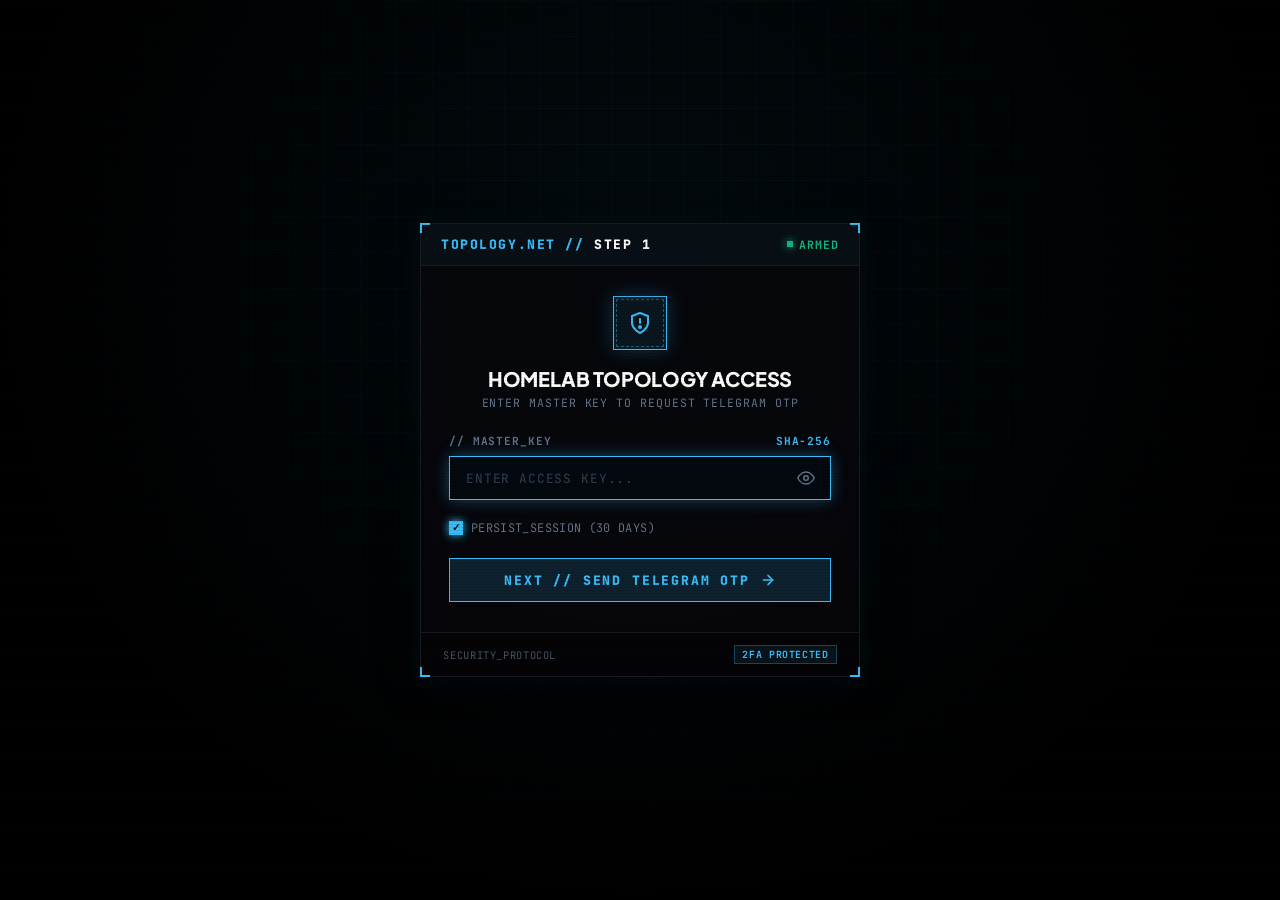
<file: topology_login.html>
<!DOCTYPE html>
<html lang="id">
<head>
  <meta charset="UTF-8">
  <meta name="viewport" content="width=device-width, initial-scale=1.0">
  <title>REAL-TIME TOPOLOGY // NETWORK MAP GATE</title>
  <link rel="preconnect" href="https://fonts.googleapis.com">
  <link rel="preconnect" href="https://fonts.gstatic.com" crossorigin>
  <link href="https://fonts.googleapis.com/css2?family=JetBrains+Mono:wght@400;500;600;700;800&family=Plus+Jakarta+Sans:wght@600;700;800&display=swap" rel="stylesheet">
  <style>
    * { box-sizing: border-box; margin: 0; padding: 0; }

    :root {
      --bg-dark: #000000;
      --bg-secondary: #0a0a0d;
      --bg-panel: #050508;
      --bg-card: #08080c;
      --border-color: #1a1a24;
      --border-hover: #38bdf8;
      --text-primary: #e2e8f0;
      --text-dim: #64748b;
      --text-muted: #475569;
      
      /* Neon Cyber Colors (Ref: PyDrive 8000) */
      --cyan: #38bdf8;
      --blue: #3b82f6;
      --green: #10b981;
      --pink: #f43f5e;
      --yellow: #f59e0b;
      --purple: #c084fc;
      --indigo: #818cf8;
      --white: #ffffff;
      
      --cyan-glow: rgba(56, 189, 248, 0.25);
    }

    body {
      background-color: var(--bg-dark);
      background-image: 
        radial-gradient(ellipse at 50% 30%, rgba(56, 189, 248, 0.06) 0%, rgba(0, 0, 0, 0.98) 70%),
        linear-gradient(rgba(56, 189, 248, 0.035) 1px, transparent 1px),
        linear-gradient(90deg, rgba(56, 189, 248, 0.035) 1px, transparent 1px);
      background-size: 100% 100%, 36px 36px, 36px 36px;
      color: var(--text-primary);
      font-family: 'JetBrains Mono', monospace;
      min-height: 100vh;
      display: flex;
      flex-direction: column;
      align-items: center;
      justify-content: center;
      overflow-x: hidden;
      position: relative;
    }

    /* Cyber Scanline effect overlay */
    body::before {
      content: "";
      position: fixed;
      top: 0; left: 0; width: 100%; height: 100%;
      background: repeating-linear-gradient(
        0deg,
        rgba(0, 0, 0, 0.15) 0px,
        rgba(0, 0, 0, 0.15) 1px,
        transparent 1px,
        transparent 3px
      );
      pointer-events: none;
      z-index: 999;
      opacity: 0.6;
    }

    .text-white { color: var(--white); }
    .text-cyan { color: var(--cyan); }
    .text-blue { color: var(--blue); }
    .text-green { color: var(--green); }
    .text-pink { color: var(--pink); }
    .text-yellow { color: var(--yellow); }

    /* ============================================================
       CYBERPUNK LOGIN GATE (ALA PYDRIVE 8000)
       ============================================================ */
    .login-wrapper {
      display: flex;
      flex-direction: column;
      align-items: center;
      justify-content: center;
      padding: 24px;
      width: 100%;
      min-height: 100vh;
      z-index: 10;
    }

    .login-card {
      background: rgba(8, 8, 12, 0.85);
      backdrop-filter: blur(16px);
      border: 1px solid var(--border-color);
      width: 100%;
      max-width: 440px;
      position: relative;
      box-shadow: 0 0 40px rgba(0, 0, 0, 0.95), 0 0 25px rgba(56, 189, 248, 0.12);
      animation: cyber-boot 0.5s cubic-bezier(0.16, 1, 0.3, 1) forwards;
      border-radius: 2px;
    }

    /* Decorative Cyber HUD Corner Brackets */
    .corner-bracket {
      position: absolute;
      width: 10px;
      height: 10px;
      pointer-events: none;
      z-index: 20;
    }
    .corner-tl { top: -1px; left: -1px; border-top: 2px solid var(--cyan); border-left: 2px solid var(--cyan); }
    .corner-tr { top: -1px; right: -1px; border-top: 2px solid var(--cyan); border-right: 2px solid var(--cyan); }
    .corner-bl { bottom: -1px; left: -1px; border-bottom: 2px solid var(--cyan); border-left: 2px solid var(--cyan); }
    .corner-br { bottom: -1px; right: -1px; border-bottom: 2px solid var(--cyan); border-right: 2px solid var(--cyan); }

    /* Card Top Bar (PyDrive Style) */
    .login-top-bar {
      display: flex;
      justify-content: space-between;
      align-items: center;
      padding: 0.75rem 1.25rem;
      border-bottom: 1px solid var(--border-color);
      background: rgba(56, 189, 248, 0.04);
    }

    .cyber-brand {
      color: var(--cyan);
      font-size: 0.82rem;
      font-weight: 800;
      letter-spacing: 0.12em;
      text-transform: uppercase;
    }

    .status-indicator {
      font-size: 0.72rem;
      font-weight: 700;
      color: var(--green);
      display: flex;
      align-items: center;
      gap: 6px;
      letter-spacing: 0.08em;
    }

    .status-indicator .dot {
      width: 6px;
      height: 6px;
      background: var(--green);
      box-shadow: 0 0 8px var(--green);
      animation: pulse 1.8s infinite;
    }

    @keyframes pulse {
      0%, 100% { opacity: 1; transform: scale(1); }
      50% { opacity: 0.35; transform: scale(0.85); }
    }

    /* HUD Metrics Ribbon */
    .login-hud-bar {
      display: flex;
      border-bottom: 1px solid var(--border-color);
      background: rgba(0, 0, 0, 0.35);
    }

    .hud-block {
      flex: 1;
      padding: 0.55rem 0.9rem;
      border-right: 1px solid var(--border-color);
      display: flex;
      flex-direction: column;
      gap: 2px;
    }
    .hud-block:last-child {
      border-right: none;
    }

    .hud-val {
      font-size: 0.76rem;
      font-weight: 700;
    }
    .hud-lbl {
      font-size: 0.58rem;
      color: var(--text-dim);
      letter-spacing: 0.06em;
      text-transform: uppercase;
    }

    /* Card Inner Body */
    .login-body {
      padding: 30px 28px;
    }

    .login-hero {
      text-align: center;
      margin-bottom: 24px;
    }

    .cyber-icon-hex {
      width: 54px;
      height: 54px;
      margin: 0 auto 16px;
      display: flex;
      align-items: center;
      justify-content: center;
      background: rgba(56, 189, 248, 0.08);
      border: 1px solid var(--cyan);
      box-shadow: 0 0 20px rgba(56, 189, 248, 0.25), inset 0 0 10px rgba(56, 189, 248, 0.1);
      color: var(--cyan);
      position: relative;
    }

    .cyber-icon-hex::before {
      content: "";
      position: absolute;
      inset: 2px;
      border: 1px dashed rgba(56, 189, 248, 0.4);
    }

    .login-hero h2 {
      font-family: 'Plus Jakarta Sans', sans-serif;
      font-size: 1.25rem;
      font-weight: 800;
      letter-spacing: -0.01em;
      color: var(--white);
      margin-bottom: 4px;
    }

    .login-hero p {
      font-size: 0.72rem;
      color: var(--text-dim);
      letter-spacing: 0.08em;
      text-transform: uppercase;
    }

    .form-group {
      margin-bottom: 20px;
    }

    .form-label {
      display: flex;
      justify-content: space-between;
      font-size: 0.7rem;
      font-weight: 700;
      color: var(--text-dim);
      margin-bottom: 8px;
      letter-spacing: 0.08em;
      text-transform: uppercase;
    }

    .form-label .label-tag {
      color: var(--cyan);
    }

    .input-wrapper {
      position: relative;
      display: flex;
      align-items: center;
    }

    .cyber-input {
      width: 100%;
      background: rgba(0, 0, 0, 0.65);
      border: 1px solid var(--border-color);
      color: var(--cyan);
      padding: 0.75rem 2.8rem 0.75rem 1rem;
      font-family: 'JetBrains Mono', monospace;
      font-size: 0.88rem;
      outline: none;
      transition: border-color 0.2s, box-shadow 0.2s, background 0.2s;
      border-radius: 0;
      letter-spacing: 0.06em;
    }

    .cyber-input:focus {
      border-color: var(--cyan);
      background: rgba(4, 10, 18, 0.85);
      box-shadow: 0 0 16px rgba(56, 189, 248, 0.35);
    }

    .cyber-input::placeholder {
      color: #334155;
      font-size: 0.8rem;
    }

    .toggle-pwd {
      position: absolute;
      right: 12px;
      background: transparent;
      border: none;
      color: var(--text-dim);
      cursor: pointer;
      display: flex;
      align-items: center;
      justify-content: center;
      transition: color 0.2s;
      padding: 4px;
    }

    .toggle-pwd:hover {
      color: var(--cyan);
    }

    .login-options {
      display: flex;
      justify-content: space-between;
      align-items: center;
      margin-bottom: 22px;
      font-size: 0.74rem;
    }

    .remember-label {
      display: flex;
      align-items: center;
      gap: 8px;
      color: var(--text-dim);
      cursor: pointer;
      user-select: none;
      letter-spacing: 0.03em;
    }

    .remember-label input[type="checkbox"] {
      appearance: none;
      -webkit-appearance: none;
      width: 14px;
      height: 14px;
      background: rgba(0, 0, 0, 0.6);
      border: 1px solid var(--border-color);
      cursor: pointer;
      display: grid;
      place-content: center;
      border-radius: 0;
      transition: all 0.2s;
    }

    .remember-label input[type="checkbox"]:checked {
      background: var(--cyan);
      border-color: var(--cyan);
      box-shadow: 0 0 8px var(--cyan);
    }

    .remember-label input[type="checkbox"]:checked::after {
      content: "✓";
      color: #000000;
      font-size: 10px;
      font-weight: 900;
    }

    /* Cyber Action Button (PyDrive Style) */
    .cyber-btn {
      width: 100%;
      background: rgba(56, 189, 248, 0.15);
      color: var(--cyan);
      border: 1px solid var(--cyan);
      padding: 0.8rem 1.5rem;
      font-family: 'JetBrains Mono', monospace;
      font-size: 0.82rem;
      font-weight: 800;
      letter-spacing: 0.14em;
      text-transform: uppercase;
      cursor: pointer;
      display: flex;
      align-items: center;
      justify-content: center;
      gap: 10px;
      transition: all 0.2s ease;
      position: relative;
      overflow: hidden;
      border-radius: 0;
    }

    .cyber-btn:hover {
      background: var(--cyan);
      color: #000000;
      box-shadow: 0 0 24px rgba(56, 189, 248, 0.65);
      transform: translateY(-1px);
    }

    .cyber-btn:active {
      transform: translateY(0);
    }

    .cyber-btn-arrow {
      transition: transform 0.2s ease;
    }
    .cyber-btn:hover .cyber-btn-arrow {
      transform: translateX(4px);
    }

    /* Cyber Glitch / Shake Error Box */
    .error-box {
      display: none;
      background: rgba(244, 63, 94, 0.12);
      border: 1px solid var(--pink);
      color: var(--pink);
      padding: 0.65rem 0.9rem;
      font-size: 0.72rem;
      font-weight: 700;
      letter-spacing: 0.05em;
      margin-bottom: 18px;
      text-align: center;
      box-shadow: 0 0 15px rgba(244, 63, 94, 0.2);
    }

    .shake {
      animation: shake 0.4s cubic-bezier(0.36, 0.07, 0.19, 0.97) both;
    }

    @keyframes shake {
      10%, 90% { transform: translate3d(-2px, 0, 0); }
      20%, 80% { transform: translate3d(3px, 0, 0); }
      30%, 50%, 70% { transform: translate3d(-5px, 0, 0); }
      40%, 60% { transform: translate3d(5px, 0, 0); }
    }

    .login-footer {
      padding: 0.75rem 1.4rem;
      border-top: 1px solid var(--border-color);
      background: rgba(0, 0, 0, 0.4);
      display: flex;
      justify-content: space-between;
      align-items: center;
      font-size: 0.65rem;
      color: var(--text-muted);
      letter-spacing: 0.06em;
    }

    .chip-badge {
      background: rgba(56, 189, 248, 0.08);
      border: 1px solid rgba(56, 189, 248, 0.3);
      color: var(--cyan);
      padding: 2px 7px;
      font-size: 0.62rem;
      font-weight: 700;
    }

    @keyframes cyber-boot {
      from { opacity: 0; transform: scale(0.96) translateY(10px); }
      to   { opacity: 1; transform: scale(1) translateY(0); }
    }

    /* ============================================================
       CYBERPUNK PORTAL DASHBOARD (AFTER AUTH)
       ============================================================ */
    .portal-container {
      display: none; /* Revealed on auth */
      flex-direction: column;
      width: 100%;
      min-height: 100vh;
      z-index: 10;
    }

    /* Global Top Controls Bar */
    .top-controls {
      display: flex;
      justify-content: space-between;
      align-items: center;
      padding: 0.85rem 1.75rem;
      border-bottom: 1px solid var(--border-color);
      background: rgba(0, 0, 0, 0.65);
      backdrop-filter: blur(10px);
      flex-shrink: 0;
      width: 100%;
    }

    .top-brand {
      color: var(--cyan);
      font-size: 0.92rem;
      font-weight: 800;
      letter-spacing: 0.12em;
    }

    .top-actions {
      display: flex;
      align-items: center;
      gap: 1.25rem;
    }

    .top-btn {
      background: transparent;
      border: 1px solid var(--border-color);
      color: var(--text-dim);
      padding: 0.45rem 1rem;
      font-family: inherit;
      font-size: 0.72rem;
      font-weight: 700;
      cursor: pointer;
      transition: all 0.2s;
      letter-spacing: 0.06em;
      display: inline-flex;
      align-items: center;
      gap: 6px;
    }

    .top-btn:hover {
      border-color: var(--pink);
      color: var(--pink);
      background: rgba(244, 63, 94, 0.08);
      box-shadow: 0 0 12px rgba(244, 63, 94, 0.25);
    }

    /* Metrics Header Bar (Identical to PyDrive 8000) */
    .metrics-bar {
      display: flex;
      border-bottom: 1px solid var(--border-color);
      padding: 0 1.5rem;
      background: rgba(0, 0, 0, 0.3);
      flex-shrink: 0;
      overflow-x: auto;
      white-space: nowrap;
    }

    .metric-block {
      display: flex;
      flex-direction: column;
      padding: 0.75rem 1.5rem;
      border-right: 1px solid var(--border-color);
      gap: 2px;
    }

    .metric-value {
      font-size: 1.05rem;
      font-weight: 800;
      letter-spacing: 0.02em;
    }

    .metric-label {
      font-size: 0.62rem;
      color: var(--text-dim);
      letter-spacing: 0.06em;
      text-transform: uppercase;
    }

    /* Main Dashboard Grid Area */
    .dashboard-content {
      flex: 1;
      display: flex;
      flex-direction: column;
      align-items: center;
      padding: 40px 20px 60px;
      max-width: 1040px;
      margin: 0 auto;
      width: 100%;
      gap: 32px;
    }

    .section-title-wrap {
      text-align: center;
      width: 100%;
    }

    .section-title-wrap h1 {
      font-family: 'Plus Jakarta Sans', sans-serif;
      font-size: 1.45rem;
      font-weight: 800;
      letter-spacing: -0.02em;
      color: #ffffff;
      margin-bottom: 4px;
    }

    .section-title-wrap p {
      font-size: 0.74rem;
      color: var(--text-dim);
      letter-spacing: 0.12em;
      text-transform: uppercase;
    }

    .grid {
      display: grid;
      grid-template-columns: repeat(auto-fit, minmax(235px, 1fr));
      gap: 16px;
      width: 100%;
    }

    /* Cyber Service Card */
    .card {
      position: relative;
      display: flex;
      flex-direction: column;
      justify-content: space-between;
      height: 148px;
      padding: 22px;
      background: rgba(8, 8, 12, 0.7);
      backdrop-filter: blur(8px);
      border: 1px solid var(--border-color);
      text-decoration: none;
      color: inherit;
      overflow: hidden;
      cursor: pointer;
      opacity: 0;
      animation: spring-in 0.5s cubic-bezier(0.16, 1, 0.3, 1) forwards;
      transition: border-color 0.25s ease, transform 0.25s ease, box-shadow 0.25s ease, background 0.25s ease;
    }

    /* Small subtle corner indicator on cards */
    .card::before {
      content: "";
      position: absolute;
      top: 0; right: 0;
      width: 0; height: 0;
      border-style: solid;
      border-width: 0 14px 14px 0;
      border-color: transparent var(--border-color) transparent transparent;
      transition: border-color 0.25s;
    }

    .card:hover::before {
      border-color: transparent var(--accent) transparent transparent;
    }

    .card:nth-child(1) { animation-delay: 0.03s; --accent: var(--cyan);   --glow: rgba(56, 189, 248, 0.25); }
    .card:nth-child(2) { animation-delay: 0.06s; --accent: var(--purple); --glow: rgba(192, 132, 252, 0.25); }
    .card:nth-child(3) { animation-delay: 0.09s; --accent: var(--yellow); --glow: rgba(251, 146, 60, 0.25); }
    .card:nth-child(4) { animation-delay: 0.12s; --accent: var(--green);  --glow: rgba(16, 185, 129, 0.25); }
    .card:nth-child(5) { animation-delay: 0.15s; --accent: #22d3ee;        --glow: rgba(34, 211, 238, 0.25); }
    .card:nth-child(6) { animation-delay: 0.18s; --accent: var(--pink);   --glow: rgba(244, 63, 94, 0.25); }
    .card:nth-child(7) { animation-delay: 0.21s; --accent: #fbbf24;        --glow: rgba(251, 191, 36, 0.25); }
    .card:nth-child(8) { animation-delay: 0.24s; --accent: var(--indigo); --glow: rgba(129, 140, 248, 0.25); }

    @keyframes spring-in {
      from { opacity: 0; transform: translateY(14px); }
      to   { opacity: 1; transform: translateY(0); }
    }

    .card:hover {
      transform: translateY(-4px);
      border-color: var(--accent);
      box-shadow: 0 12px 30px -8px var(--glow), 0 0 15px rgba(0,0,0,0.8);
      background: rgba(12, 12, 18, 0.95);
    }

    .card-top {
      display: flex;
      justify-content: space-between;
      align-items: center;
    }

    .icon-box {
      width: 42px;
      height: 42px;
      background: rgba(0, 0, 0, 0.7);
      border: 1px solid var(--border-color);
      display: flex;
      align-items: center;
      justify-content: center;
      color: var(--accent);
      transition: all 0.25s cubic-bezier(0.16, 1, 0.3, 1);
    }

    .card:hover .icon-box {
      background: var(--accent);
      color: #000000;
      border-color: var(--accent);
      transform: scale(1.08) rotate(-3deg);
      box-shadow: 0 0 15px var(--accent);
    }

    .logo {
      width: 20px;
      height: 20px;
      stroke: currentColor;
      fill: none;
      stroke-width: 2;
      stroke-linecap: round;
      stroke-linejoin: round;
    }

    .badge {
      font-family: 'JetBrains Mono', monospace;
      font-size: 0.68rem;
      font-weight: 700;
      color: var(--text-dim);
      background: rgba(0, 0, 0, 0.6);
      padding: 3px 8px;
      border: 1px solid var(--border-color);
      letter-spacing: 0.05em;
      transition: all 0.25s ease;
    }

    .card:hover .badge {
      color: var(--accent);
      border-color: var(--accent);
      box-shadow: 0 0 8px var(--glow);
    }

    .card-bottom {
      display: flex;
      flex-direction: column;
      gap: 3px;
    }

    .name {
      font-family: 'Plus Jakarta Sans', sans-serif;
      font-size: 0.95rem;
      font-weight: 700;
      color: #f1f5f9;
      letter-spacing: -0.01em;
      transition: color 0.25s ease;
    }

    .card:hover .name {
      color: #ffffff;
    }

    .desc {
      font-size: 0.72rem;
      color: var(--text-dim);
      letter-spacing: 0.02em;
    }
  </style>
</head>
<body>

  <!-- ============================================================
       CYBERPUNK LOGIN SCREEN (ALA PYDRIVE 8000)
       ============================================================ -->
    <div id="login-container" class="login-wrapper">
    <div class="login-card" id="login-card-el">
      <!-- Cyber HUD Corner Accents -->
      <div class="corner-bracket corner-tl"></div>
      <div class="corner-bracket corner-tr"></div>
      <div class="corner-bracket corner-bl"></div>
      <div class="corner-bracket corner-br"></div>

      <!-- Top Bar Header -->
      <div class="login-top-bar">
        <div class="cyber-brand" id="card-header-title">TOPOLOGY.NET // <span class="text-white">STEP 1</span></div>
        <div class="status-indicator"><span class="dot"></span> ARMED</div>
      </div>

      <!-- ==================== STEP 1: MASTER PASSWORD ==================== -->
      <div class="login-body" id="step-password">
        <div class="login-hero">
          <div class="cyber-icon-hex">
            <svg class="logo" viewBox="0 0 24 24" style="width: 24px; height: 24px;">
              <path d="M12 22s8-4 8-10V5l-8-3-8 3v7c0 6 8 10 8 10z"/>
              <path d="M12 8v4"/>
              <circle cx="12" cy="16" r="1"/>
            </svg>
          </div>
          <h2>HOMELAB TOPOLOGY ACCESS</h2>
          <p>ENTER MASTER KEY TO REQUEST TELEGRAM OTP</p>
        </div>

        <div id="login-error" class="error-box">[ACCESS_DENIED] // HASH_MISMATCH</div>

        <form id="login-form" autocomplete="off" onsubmit="handlePasswordSubmit(event);">
          <div class="form-group">
            <div class="form-label">
              <span>// MASTER_KEY</span>
              <span class="label-tag">SHA-256</span>
            </div>
            <div class="input-wrapper">
              <input type="password" id="portal-pwd" class="cyber-input" placeholder="ENTER ACCESS KEY..." autofocus required />
              <button type="button" id="btn-toggle-pwd" class="toggle-pwd" title="Show/Hide Key">
                <svg id="eye-svg" viewBox="0 0 24 24" width="18" height="18" fill="none" stroke="currentColor" stroke-width="2" stroke-linecap="round" stroke-linejoin="round">
                  <path d="M1 12s4-8 11-8 11 8 11 8-4 8-11 8-11-8-11-8z"></path>
                  <circle cx="12" cy="12" r="3"></circle>
                </svg>
              </button>
            </div>
          </div>

          <div class="login-options">
            <label class="remember-label">
              <input type="checkbox" id="remember-me" checked />
              <span>PERSIST_SESSION (30 DAYS)</span>
            </label>
          </div>

          <button type="submit" id="btn-submit-pwd" class="cyber-btn">
            <span>NEXT // SEND TELEGRAM OTP</span>
            <svg class="cyber-btn-arrow" viewBox="0 0 24 24" width="16" height="16" fill="none" stroke="currentColor" stroke-width="2.5" stroke-linecap="round" stroke-linejoin="round">
              <line x1="5" y1="12" x2="19" y2="12"></line>
              <polyline points="12 5 19 12 12 19"></polyline>
            </svg>
          </button>
        </form>
      </div>

      <!-- ==================== STEP 2: TELEGRAM OTP ==================== -->
      <div class="login-body" id="step-otp" style="display: none;">
        <div class="login-hero">
          <div class="cyber-icon-hex" style="border-color: var(--green); color: var(--green); box-shadow: 0 0 20px rgba(16,185,129,0.25);">
            <svg class="logo" viewBox="0 0 24 24" style="width: 24px; height: 24px; stroke: var(--green); fill: none;" stroke-width="2" stroke-linecap="round" stroke-linejoin="round">
              <line x1="22" y1="2" x2="11" y2="13"></line>
              <polygon points="22 2 15 22 11 13 2 9 22 2"></polygon>
            </svg>
          </div>
          <h2 style="color: var(--green);">2FA VERIFICATION</h2>
          <p>6-DIGIT CODE SENT TO TELEGRAM // MAX 2X KESEMPATAN</p>
        </div>

        <div id="otp-error" class="error-box">[INVALID_OTP]</div>

        <form id="otp-form" autocomplete="off" onsubmit="handleOtpSubmit(event);">
          <div class="form-group">
            <div class="form-label">
              <span>// TELEGRAM_OTP_CODE</span>
              <span class="label-tag" id="otp-timer" style="color: var(--green); border-color: rgba(16,185,129,0.3);">03:00</span>
            </div>
            <div class="input-wrapper">
              <input 
                type="text" 
                id="otp-input" 
                class="cyber-input" 
                placeholder="••••••" 
                maxlength="6" 
                inputmode="numeric" 
                pattern="[0-9]*" 
                style="text-align: center; font-size: 1.5rem; letter-spacing: 0.35em; font-weight: 800; color: var(--green); border-color: rgba(16,185,129,0.4); padding-right: 1rem;" 
                required 
              />
            </div>
          </div>

          <button type="submit" id="btn-submit-otp" class="cyber-btn" style="border-color: var(--green); color: var(--green); background: rgba(16,185,129,0.15);">
            <span>VERIFY OTP // UNLOCK TOPOLOGY</span>
            <svg class="cyber-btn-arrow" viewBox="0 0 24 24" width="16" height="16" fill="none" stroke="currentColor" stroke-width="2.5" stroke-linecap="round" stroke-linejoin="round">
              <line x1="5" y1="12" x2="19" y2="12"></line>
              <polyline points="12 5 19 12 12 19"></polyline>
            </svg>
          </button>

          <div style="display: flex; justify-content: space-between; align-items: center; margin-top: 18px;">
            <button type="button" onclick="backToPassword()" style="background: none; border: none; color: var(--text-dim); font-family: 'JetBrains Mono', monospace; font-size: 0.72rem; cursor: pointer; letter-spacing: 0.05em;">
              &larr; BACK TO PASSWORD
            </button>
            <button type="button" id="btn-resend" onclick="resendOtp()" style="background: none; border: none; color: var(--cyan); font-family: 'JetBrains Mono', monospace; font-size: 0.72rem; cursor: pointer; font-weight: 700; letter-spacing: 0.05em;">
              [ RESEND CODE ]
            </button>
          </div>
        </form>
      </div>

      <!-- Card Footer -->
      <div class="login-footer">
        <span>SECURITY_PROTOCOL</span>
        <span class="chip-badge">2FA PROTECTED</span>
      </div>
    </div>
  </div>

  <script>
    let currentOtpToken = null;
    let timerInterval = null;
    let secondsRemaining = 180;

    const passwordInput = document.getElementById('portal-pwd');
    const rememberCheckbox = document.getElementById('remember-me');
    const loginError = document.getElementById('login-error');
    const otpError = document.getElementById('otp-error');
    const loginCard = document.getElementById('login-card-el');
    const btnTogglePwd = document.getElementById('btn-toggle-pwd');
    const eyeSvg = document.getElementById('eye-svg');
    const btnSubmitPwd = document.getElementById('btn-submit-pwd');
    const btnSubmitOtp = document.getElementById('btn-submit-otp');
    const otpInput = document.getElementById('otp-input');
    const otpTimerEl = document.getElementById('otp-timer');
    const cardTitle = document.getElementById('card-header-title');

    btnTogglePwd.addEventListener('click', () => {
      const isPassword = passwordInput.type === 'password';
      passwordInput.type = isPassword ? 'text' : 'password';
      eyeSvg.innerHTML = isPassword
        ? '<path d="M17.94 17.94A10.07 10.07 0 0 1 12 20c-7 0-11-8-11-8a18.45 18.45 0 0 1 5.06-5.94M9.9 4.24A9.12 9.12 0 0 1 12 4c7 0 11 8 11 8a18.5 18.5 0 0 1-2.16 3.19m-6.72-1.07a3 3 0 1 1-4.24-4.24"></path><line x1="1" y1="1" x2="23" y2="23"></line>'
        : '<path d="M1 12s4-8 11-8 11 8 11 8-4 8-11 8-11-8-11-8z"></path><circle cx="12" cy="12" r="3"></circle>';
    });

    function triggerShake() {
      loginCard.classList.remove('shake');
      void loginCard.offsetWidth;
      loginCard.classList.add('shake');
    }

    function startTimer(duration) {
      clearInterval(timerInterval);
      secondsRemaining = duration;
      updateTimerDisplay();

      timerInterval = setInterval(() => {
        secondsRemaining--;
        updateTimerDisplay();
        if (secondsRemaining <= 0) {
          clearInterval(timerInterval);
          otpTimerEl.innerText = "EXPIRED";
          otpTimerEl.style.color = "var(--pink)";
        }
      }, 1000);
    }

    function updateTimerDisplay() {
      const mins = Math.floor(secondsRemaining / 60).toString().padStart(2, '0');
      const secs = (secondsRemaining % 60).toString().padStart(2, '0');
      otpTimerEl.innerText = `${mins}:${secs}`;
    }

    async function handlePasswordSubmit(e) {
      e.preventDefault();
      const enteredPassword = passwordInput.value;
      if (!enteredPassword) return;

      loginError.style.display = 'none';
      passwordInput.disabled = true;
      btnSubmitPwd.querySelector('span').innerText = "VERIFYING KEY...";

      try {
        const res = await fetch('/api/login', {
          method: 'POST',
          headers: { 'Content-Type': 'application/json' },
          body: JSON.stringify({
            password: enteredPassword,
            remember: rememberCheckbox ? rememberCheckbox.checked : false
          })
        });
        const data = await res.json();

        if (res.ok && data.success && data.require_otp) {
          currentOtpToken = data.otp_token;
          passwordInput.disabled = false;
          btnSubmitPwd.querySelector('span').innerText = "NEXT // SEND TELEGRAM OTP";

          document.getElementById('step-password').style.display = 'none';
          document.getElementById('step-otp').style.display = 'block';
          cardTitle.innerHTML = 'TOPOLOGY.NET // <span style="color: var(--green);">STEP 2 (2FA)</span>';

          startTimer(data.expires_in || 180);
          otpInput.value = '';
          setTimeout(() => otpInput.focus(), 150);
        } else {
          passwordInput.disabled = false;
          btnSubmitPwd.querySelector('span').innerText = "NEXT // SEND TELEGRAM OTP";
          loginError.innerText = data.error || '[ACCESS_DENIED] // INVALID MASTER KEY';
          loginError.style.display = 'block';
          triggerShake();
          passwordInput.select();
        }
      } catch (err) {
        passwordInput.disabled = false;
        btnSubmitPwd.querySelector('span').innerText = "NEXT // SEND TELEGRAM OTP";
        loginError.innerText = '[NETWORK_ERROR] // ' + err.message;
        loginError.style.display = 'block';
      }
    }

    async function handleOtpSubmit(e) {
      e.preventDefault();
      const code = otpInput.value.trim();
      if (!code || code.length < 6) return;

      otpError.style.display = 'none';
      otpInput.disabled = true;
      btnSubmitOtp.querySelector('span').innerText = "AUTHENTICATING 2FA...";

      try {
        const res = await fetch('/api/verify-otp', {
          method: 'POST',
          headers: { 'Content-Type': 'application/json' },
          body: JSON.stringify({
            otp_token: currentOtpToken,
            code: code
          })
        });
        const data = await res.json();

        if (res.ok && data.success) {
          btnSubmitOtp.querySelector('span').innerText = "GRANTED // LOADING...";
          window.location.reload();
        } else {
          btnSubmitOtp.querySelector('span').innerText = "VERIFY OTP // UNLOCK TOPOLOGY";
          otpError.innerText = data.error || '[INVALID_OTP] // WRONG CODE';
          otpError.style.display = 'block';
          triggerShake();
          if (data.error && (data.error.includes('IP_LOCKED') || data.error.includes('TERKUNCI'))) {
            otpInput.disabled = true;
            btnSubmitOtp.disabled = true;
            btnSubmitOtp.style.opacity = '0.5';
            btnSubmitOtp.style.cursor = 'not-allowed';
            clearInterval(timerInterval);
            otpTimerEl.innerText = "LOCKED (24H)";
            otpTimerEl.style.color = "var(--yellow)";
          } else {
            otpInput.disabled = false;
            otpInput.select();
          }
        }
      } catch (err) {
        otpInput.disabled = false;
        btnSubmitOtp.querySelector('span').innerText = "VERIFY OTP // UNLOCK TOPOLOGY";
        otpError.innerText = '[NETWORK_ERROR] // ' + err.message;
        otpError.style.display = 'block';
      }
    }

    async function resendOtp() {
      if (!currentOtpToken) return;
      const btn = document.getElementById('btn-resend');
      btn.innerText = "SENDING...";
      try {
        const res = await fetch('/api/resend-otp', {
          method: 'POST',
          headers: { 'Content-Type': 'application/json' },
          body: JSON.stringify({ otp_token: currentOtpToken })
        });
        const d = await res.json();
        if (d.success) {
          startTimer(d.expires_in || 180);
          btn.innerText = "[ SENT! ]";
          setTimeout(() => btn.innerText = "[ RESEND CODE ]", 2500);
        } else {
          alert(d.error || 'Failed to resend');
          btn.innerText = "[ RESEND CODE ]";
        }
      } catch (e) {
        btn.innerText = "[ RESEND CODE ]";
      }
    }

    function backToPassword() {
      clearInterval(timerInterval);
      document.getElementById('step-otp').style.display = 'none';
      document.getElementById('step-password').style.display = 'block';
      cardTitle.innerHTML = 'TOPOLOGY.NET // <span class="text-white">STEP 1</span>';
      setTimeout(() => passwordInput.focus(), 150);
    }
  </script>
</body>
</html>
</file>
